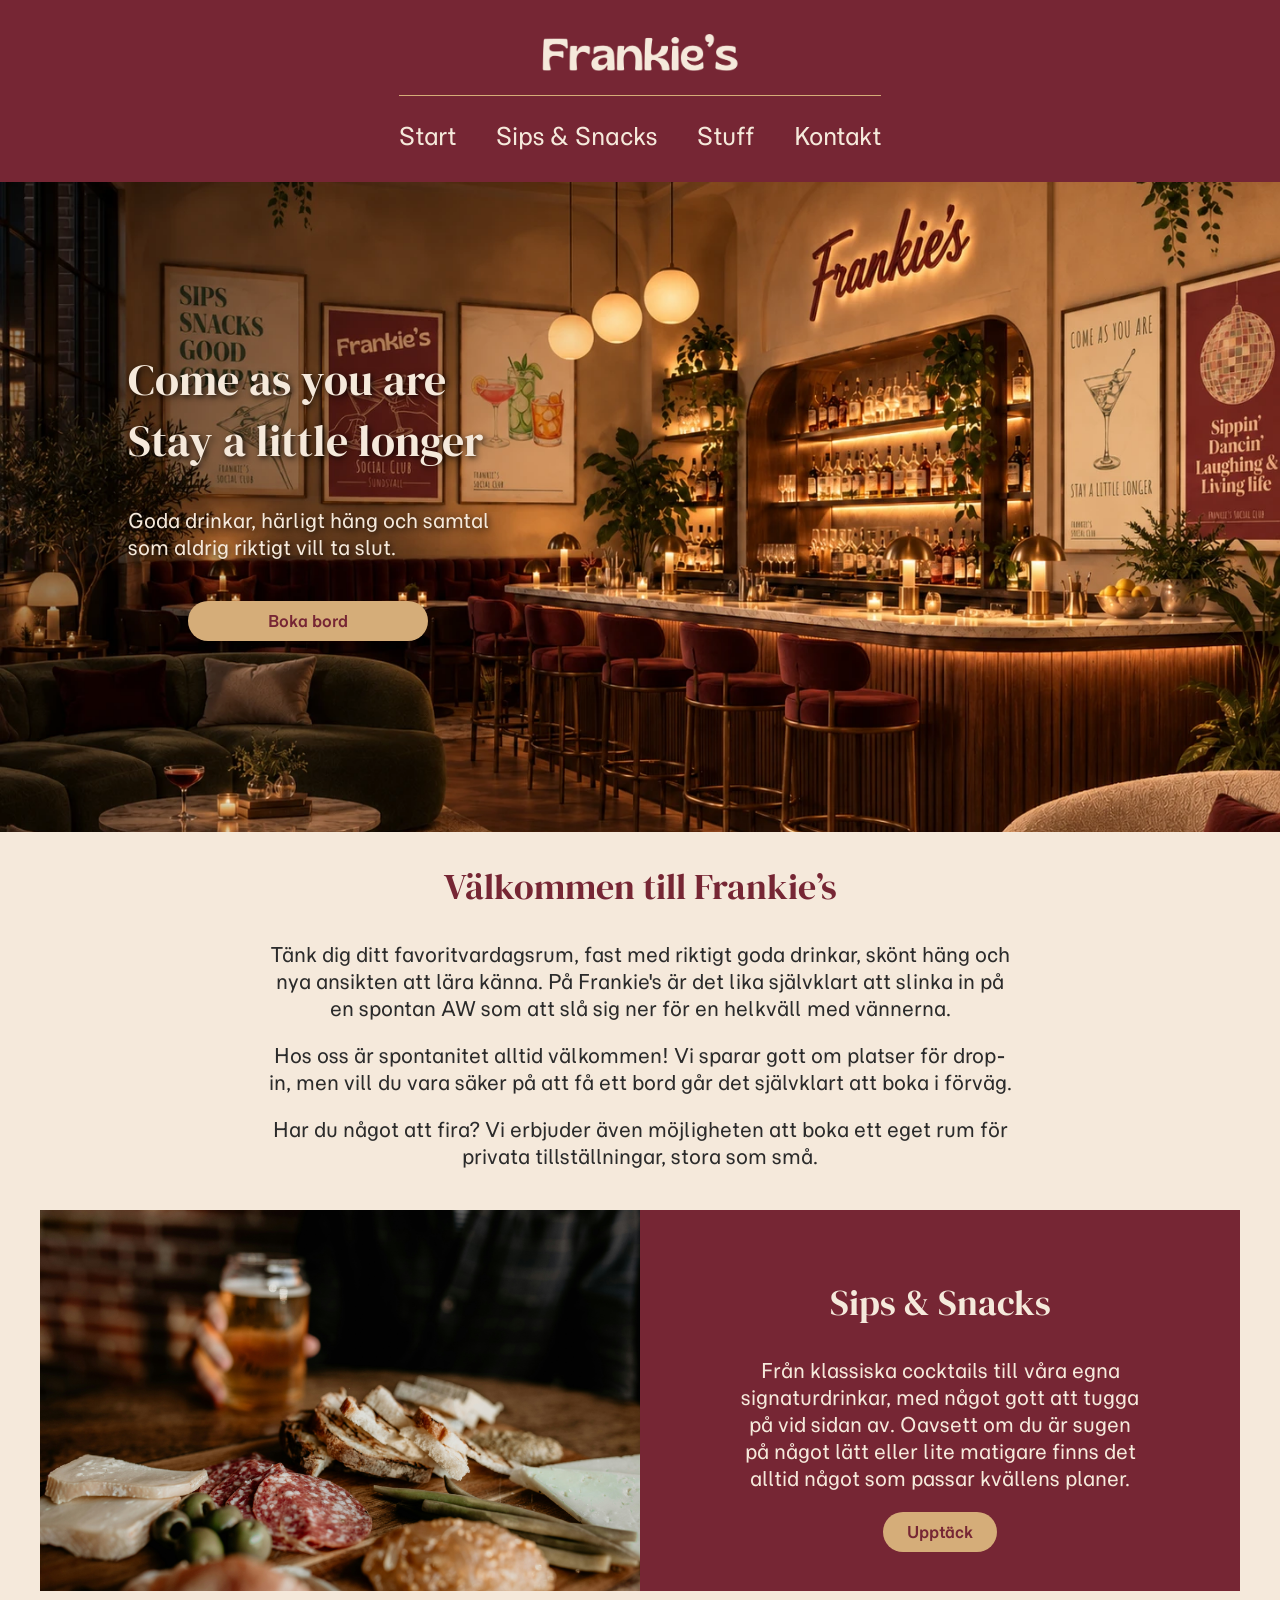
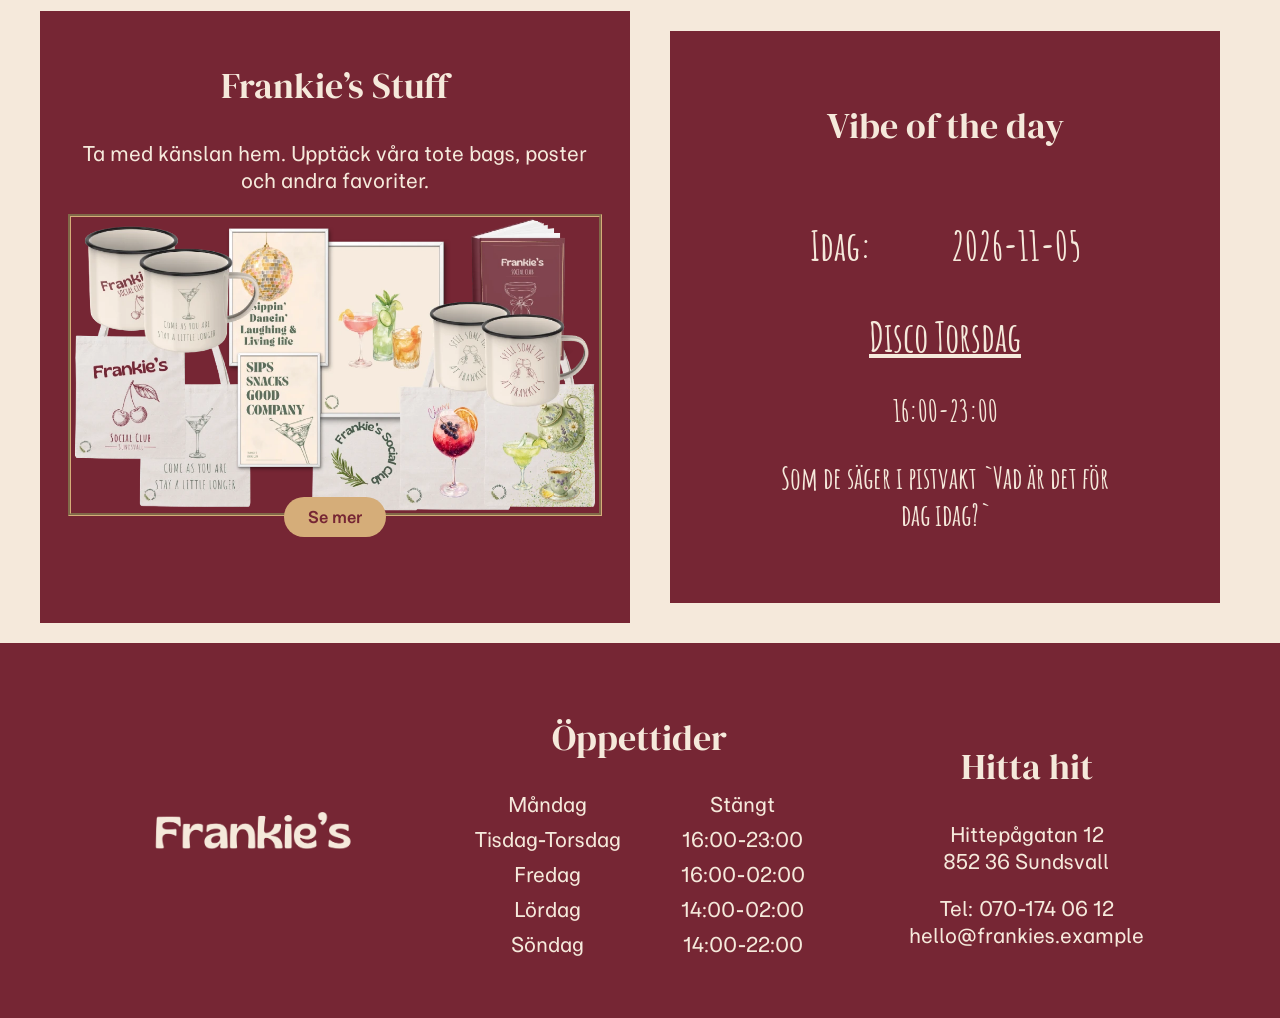
<file: index.html>
<!DOCTYPE html>
<html lang="sv">

<head>
    <meta charset="UTF-8">
    <meta name="viewport" content="width=device-width, initial-scale=1.0">

    <link href="https://fonts.googleapis.com/css2?family=DM+Serif+Display:ital@0;1&display=swap" rel="stylesheet">
    <link
        href="https://fonts.googleapis.com/css2?family=DM+Serif+Display:ital@0;1&family=Momo+Trust+Sans:wght@200..800&display=swap"
        rel="stylesheet">
    <link href="https://fonts.googleapis.com/css2?family=Cormorant+Garamond:ital,wght@1,300;1,400;1,500&display=swap"
        rel="stylesheet">
    <link href="https://fonts.googleapis.com/css2?family=Amatic+SC:wght@400;700&display=swap" rel="stylesheet">

    <link rel="Stylesheet" href="css/style.css">
    <script src="js/main.js" defer></script>
    <title>Frankie's</title>
</head>

<body>
    <header>
        <!-- Logotyp men inbyggd länk till startsida-->
        <a href="index.html" class="logo">
            <img src="images/frankies_logo.png" alt="logotyp">
        </a>

        <!-- Navigation/Meny -->
        <button class="menu-toggle">☰</button>
        <nav class="menu">
            <ul>
                <li><a href="index.html">Start</a></li>
                <li><a href="menu.html">Sips & Snacks</a></li>
                <!--             --- Under utveckling ---  
                   <li><a href="event.html">Event</a></li> -->
                <li><a href="merch.html">Stuff</a></li>
                <li><a href="contact.html">Kontakt</a></li>
            </ul>
        </nav>
    </header>

    <main>
        <!-- Hero-sektion m bild,rubrik,text och knapp till kontaktsida-->
        <section class="hero">
            <img src="images/hero.webp"
                alt="Frankie's cocktailbar med varm belysning, sammetsmöbler och en inbjudande loungemiljö">

            <div class="hero-text">
                <h1>
                    Come as you are
                    <br>
                    <span>Stay a little longer</span>
                </h1>
                <p>Goda drinkar, härligt häng och samtal som
                    aldrig riktigt vill ta slut.
                </p>
                <a href="contact.html" class="button">Boka bord</a>
            </div>
        </section>

        <div class="index-content">
            <section class="intro">
                <h2>Välkommen till Frankie’s</h2>
                <p>
                    Tänk dig ditt favoritvardagsrum, fast med riktigt goda drinkar,
                    skönt häng och nya ansikten att lära känna. På Frankie's är det
                    lika självklart att slinka in på en spontan AW som att slå sig ner
                    för en helkväll med vännerna.
                </p>
                <p>
                    Hos oss är spontanitet alltid välkommen! Vi sparar gott om platser
                    för drop-in, men vill du vara säker på att få ett bord går det
                    självklart att boka i förväg.
                </p>
                <p>
                    Har du något att fira? Vi erbjuder även möjligheten att boka ett eget
                    rum för privata tillställningar, stora som små.
                </p>
            </section>

            <section class="sips-snacks">
                <img src="images/snacks.webp" alt="Snacksbricka">
                <div class="sips-content">
                    <h2>Sips & Snacks</h2>
                    <p>
                        Från klassiska cocktails till våra egna signaturdrinkar, med något gott
                        att tugga på vid sidan av. Oavsett om du är sugen på något lätt eller lite
                        matigare finns det alltid något som passar kvällens planer.
                    </p>
                    <a href="menu.html" class="button">Upptäck</a>
                </div>
            </section>

            <section class="events-preview">
                <h2>Vibe of the day</h2>
                <div class="accent-text">
                    <div id="today">
                        <p>Idag: </p>
                        <span>2026-11-05</span>
                    </div>

                    <p class="event-name">Disco Torsdag</p>
                    <p>16:00-23:00</p>
                    <p>Som de säger i pistvakt `Vad är det för dag idag?`</p>
                </div>
                <!--  <a href="event.html" class="button">Kommande event</a> -->
            </section>

            <section class="merch-preview">
                <h2>Frankie’s Stuff</h2>
                <p>Ta med känslan hem. Upptäck våra tote bags, poster och andra favoriter.</p>
                <img src="images/merch.webp" alt="Merch kollage med muggar,posters, tygpåsar och receptbok">
                <a href="merch.html" class="button">Se mer</a>
            </section>
        </div>
    </main>

    <footer>
        <img src="images/frankies_logo.png" alt="logotyp">
        <div class="opening-hours">
            <h2>Öppettider</h2>
            <dl>
                <dt>Måndag</dt>
                <dd>Stängt</dd>

                <dt>Tisdag-Torsdag</dt>
                <dd>16:00-23:00</dd>

                <dt>Fredag</dt>
                <dd>16:00-02:00</dd>

                <dt>Lördag</dt>
                <dd>14:00-02:00</dd>

                <dt>Söndag</dt>
                <dd>14:00-22:00</dd>
            </dl>
        </div>
        <div class="adress">
            <h2>Hitta hit</h2>
            <p>
                Hittepågatan 12<br>
                852 36 Sundsvall
            </p>
            <a href="tel:+46701740612">Tel: 070-174 06 12</a>
            <br>
            <a href="mailto:hello@frankies.example">hello@frankies.example</a>
        </div>
    </footer>
</body>

</html>
</file>
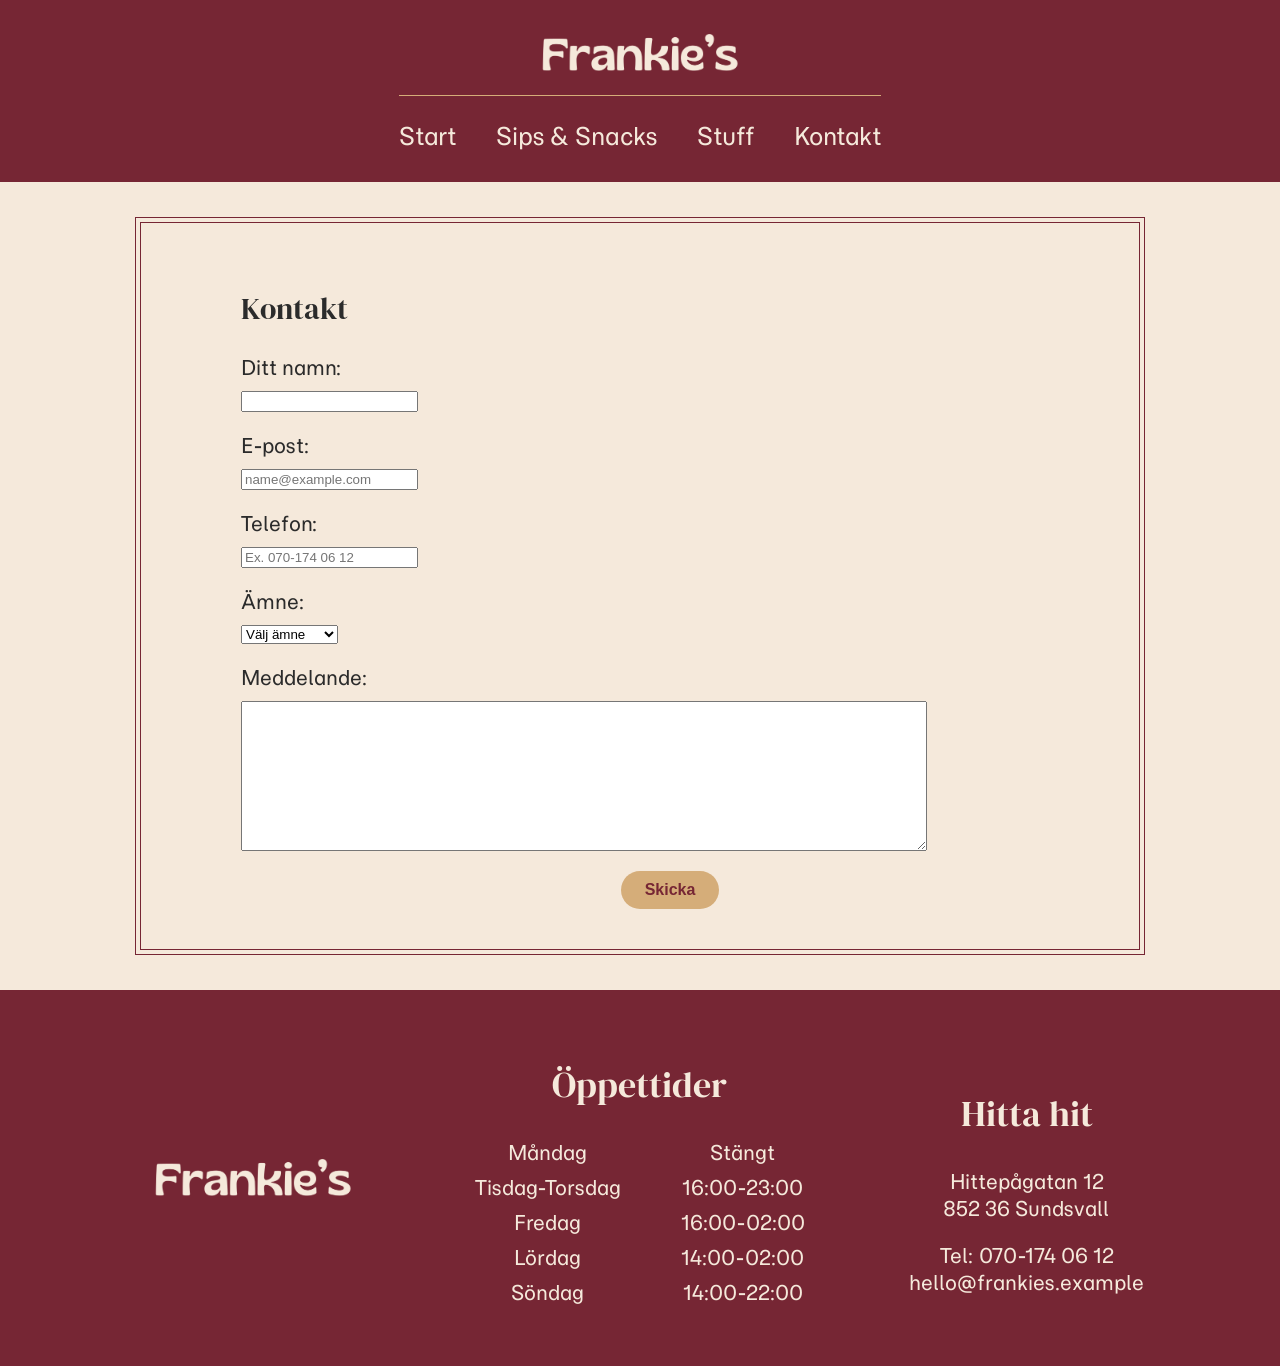
<file: contact.html>
<!DOCTYPE html>
<html lang="sv">

<head>
    <meta charset="UTF-8">
    <meta name="viewport" content="width=device-width, initial-scale=1.0">

    <link href="https://fonts.googleapis.com/css2?family=DM+Serif+Display:ital@0;1&display=swap" rel="stylesheet">
    <link
        href="https://fonts.googleapis.com/css2?family=DM+Serif+Display:ital@0;1&family=Momo+Trust+Sans:wght@200..800&display=swap"
        rel="stylesheet">

    <link rel="Stylesheet" href="css/style.css">
    <script src="js/main.js" defer></script>
    <script src="js/contact.js" defer></script>
    <title>Frankie's</title>
</head>

<body>
    <header>
        <!-- Logotyp men inbyggd länk till startsida-->
        <a href="index.html" class="logo">
            <img src="images/frankies_logo.png" alt="logotyp">
        </a>

        <!-- Navigation/Meny -->
        <button class="menu-toggle">☰</button>
        <nav class="menu">
            <ul>
                <li><a href="index.html">Start</a></li>
                <li><a href="menu.html">Sips & Snacks</a></li>
<!--             --- Under utveckling ---  
                   <li><a href="event.html">Event</a></li> -->
                <li><a href="merch.html">Stuff</a></li>
                <li><a href="contact.html">Kontakt</a></li>
            </ul>
        </nav>
    </header>

    <main class="contact-page">
        <!--Huvudinnehåll: Kontaktsida- kontaktformulär och länk till email-->
        <div id="confirmation"></div>
        <section class="contact-form">
            <h1>Kontakt</h1>
        

            <form id="contactForm">
                <label for="name">Ditt namn:</label>
                <input type="text" id="name" name="name">
                <p id="nameError" class="error-message"></p>

                <label for="email">E-post:</label>
                <input type="email" id="email" name="email" placeholder="name@example.com">
                <p id="emailError" class="error-message"></p>

                <label for="phone">Telefon:</label>
                <input type="tel" id="phone" name="phone" placeholder="Ex. 070-174 06 12">
                <p id="phoneError" class="error-message"></p>

                <label for="subject">Ämne:</label>
                <select id="subject" name="subject">
                    <option value="">Välj ämne</option>
                    <option value="table">Boka bord</option>
                    <option value="room">Boka rum</option>
                    <option value="other">Allmän fråga</option>
                </select>

                <p id="subjectError" class="error-message"></p>

                <p id="timeInfo" class="hidden">Bordsbokning kl. 17–20. 
                    Övriga tider gäller drop-in i mån av plats.
                </p>

                <div id="bookingFields" class="hidden">
                    <label for="date">Önskat datum:</label>
                    <input type="date" id="date" name="date">
                    <p id="dateError" class="error-message"></p>

                    <label for="guests">Antal personer:</label>
                    <input type="number" id="guests" name="guests">
                    <p id="guestsError" class="error-message"></p>
                </div>

                <div id="timeField" class="hidden">
                    <label for="time">Önskad tid:</label>
                    <select id="time" name="time">
                        <option value="">Välj tid</option>
                        <option value="17:00">17:00</option>
                        <option value="17:30">17:30</option>
                        <option value="18:00">18:00</option>
                        <option value="18:30">18:30</option>
                        <option value="19:00">19:00</option>
                        <option value="19:30">19:30</option>
                        <option value="20:00">20:00</option>

                    </select>
                    <p id="timeError" class="error-message"></p>
                </div>

                <label for="message">Meddelande:</label>
                <p id="eventInfo" class="hidden">Uppge önskad starttid och berätta gärna mer 
                    om din tillställning i meddelandet nedan.
                </p>
                <textarea id="message" name="message"></textarea>
                <p id="messageError" class="error-message"></p>

                <button type="submit" class="button">Skicka</button>
            </form>
        </section>
    </main>

    <footer>
        <img src="images/frankies_logo.png" alt="logotyp">

        <div class="opening-hours">
            <h2>Öppettider</h2>
            <dl>
                <dt>Måndag</dt>
                <dd>Stängt</dd>

                <dt>Tisdag-Torsdag</dt>
                <dd>16:00-23:00</dd>

                <dt>Fredag</dt>
                <dd>16:00-02:00</dd>

                <dt>Lördag</dt>
                <dd>14:00-02:00</dd>

                <dt>Söndag</dt>
                <dd>14:00-22:00</dd>
            </dl>
        </div>
        <div class="adress">
            <h2>Hitta hit</h2>
            <p>
                Hittepågatan 12<br>
                852 36 Sundsvall
            </p>
            <a href="tel:+46701740612">Tel: 070-174 06 12</a>
            <br>
            <a href="mailto:hello@frankies.example">hello@frankies.example</a>
        </div>
    </footer>
</body>

</html>
</file>
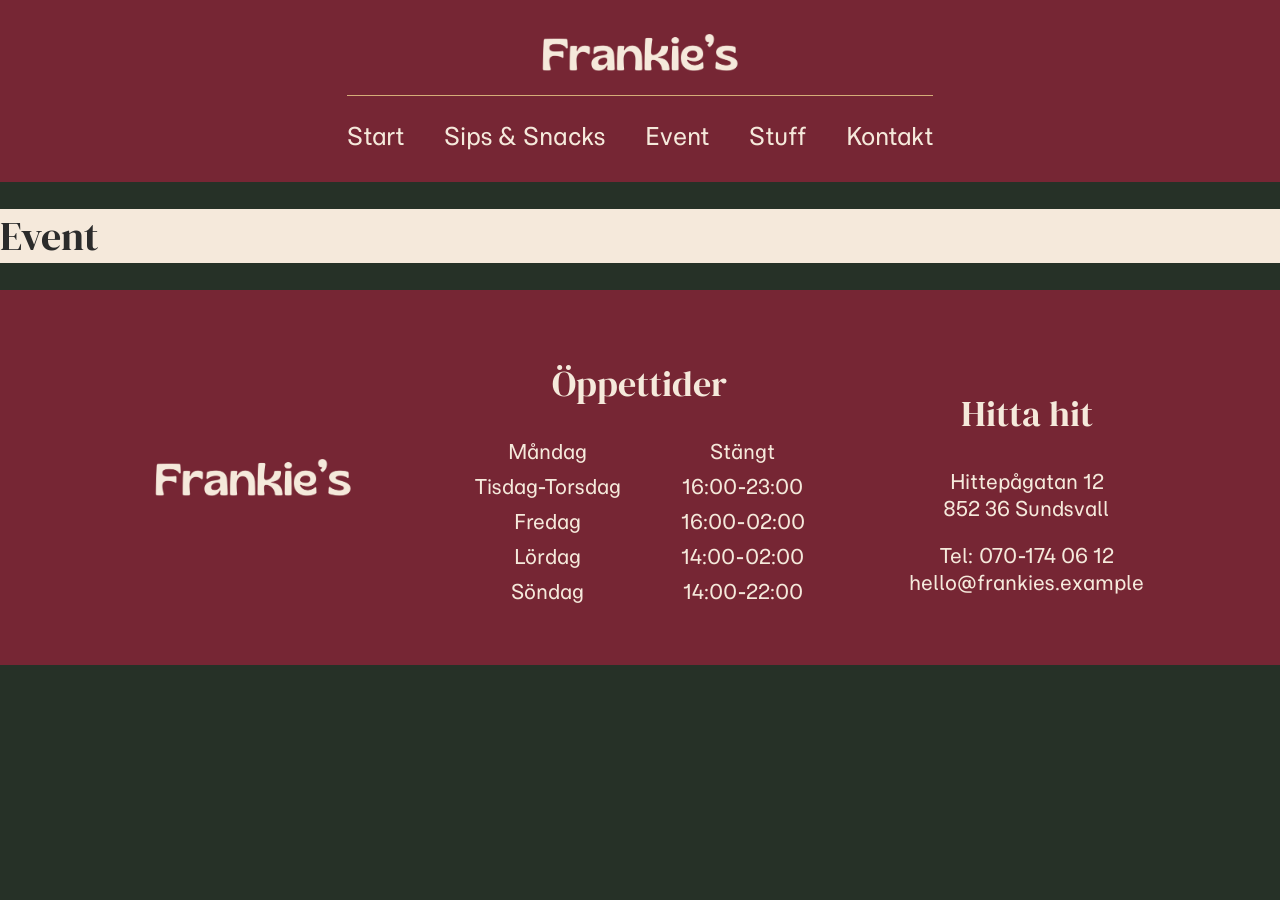
<file: event.html>
<!DOCTYPE html>
<html lang="sv">

<head>
    <meta charset="UTF-8">
    <meta name="viewport" content="width=device-width, initial-scale=1.0">

    <link href="https://fonts.googleapis.com/css2?family=DM+Serif+Display:ital@0;1&display=swap" rel="stylesheet">
    <link
        href="https://fonts.googleapis.com/css2?family=DM+Serif+Display:ital@0;1&family=Momo+Trust+Sans:wght@200..800&display=swap"
        rel="stylesheet">

    <link rel="Stylesheet" href="css/style.css">
    <script src="js/main.js" defer></script>
    <title>Frankie's</title>
</head>

<body>
    <header>
        <!-- Logotyp men inbyggd länk till startsida-->
        <a href="index.html" class="logo">
            <img src="images/frankies_logo.png" alt="logotyp">
        </a>

        <!-- Navigation/Meny -->
        <button class="menu-toggle">☰</button>
        <nav class="menu">
            <ul>
                <li><a href="index.html">Start</a></li>
                <li><a href="menu.html">Sips & Snacks</a></li>
                <li><a href="event.html">Event</a></li>
                <li><a href="merch.html">Stuff</a></li>
                <li><a href="contact.html">Kontakt</a></li>
            </ul>
        </nav>
    </header>

    <main>
       <h1>Event</h1>



        
    </main>

    <footer>
        <img src="images/frankies_logo.png" alt="logotyp">

        <div class="opening-hours">
            <h2>Öppettider</h2>
            <dl>
                <dt>Måndag</dt>
                <dd>Stängt</dd>

                <dt>Tisdag-Torsdag</dt>
                <dd>16:00-23:00</dd>

                <dt>Fredag</dt>
                <dd>16:00-02:00</dd>

                <dt>Lördag</dt>
                <dd>14:00-02:00</dd>

                <dt>Söndag</dt>
                <dd>14:00-22:00</dd>
            </dl>
        </div>
        <div class="adress">
            <h2>Hitta hit</h2>
            <p>
                Hittepågatan 12<br>
                852 36 Sundsvall
            </p>
            <a href="tel:+46701740612">Tel: 070-174 06 12</a>
            <br>
            <a href="mailto:hello@frankies.example">hello@frankies.example</a>
        </div>
    </footer>
</body>

</html>
</file>
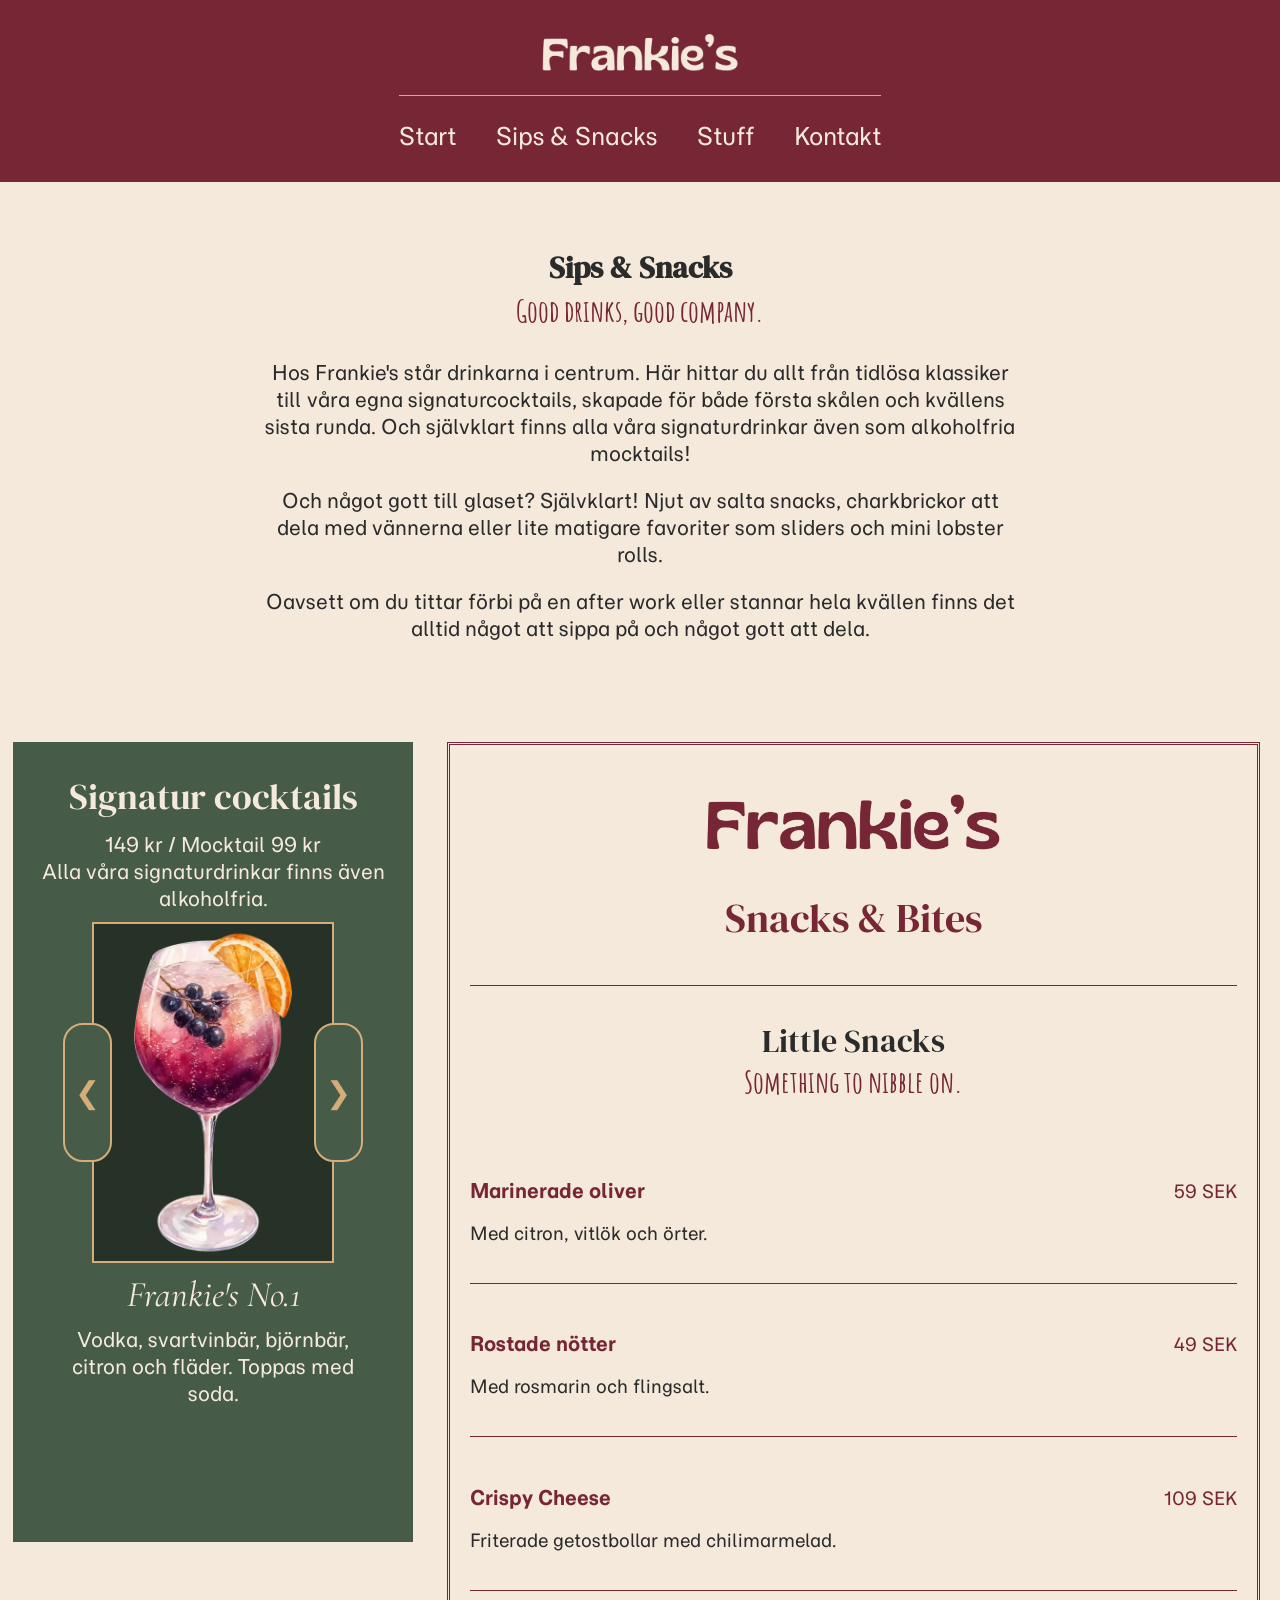
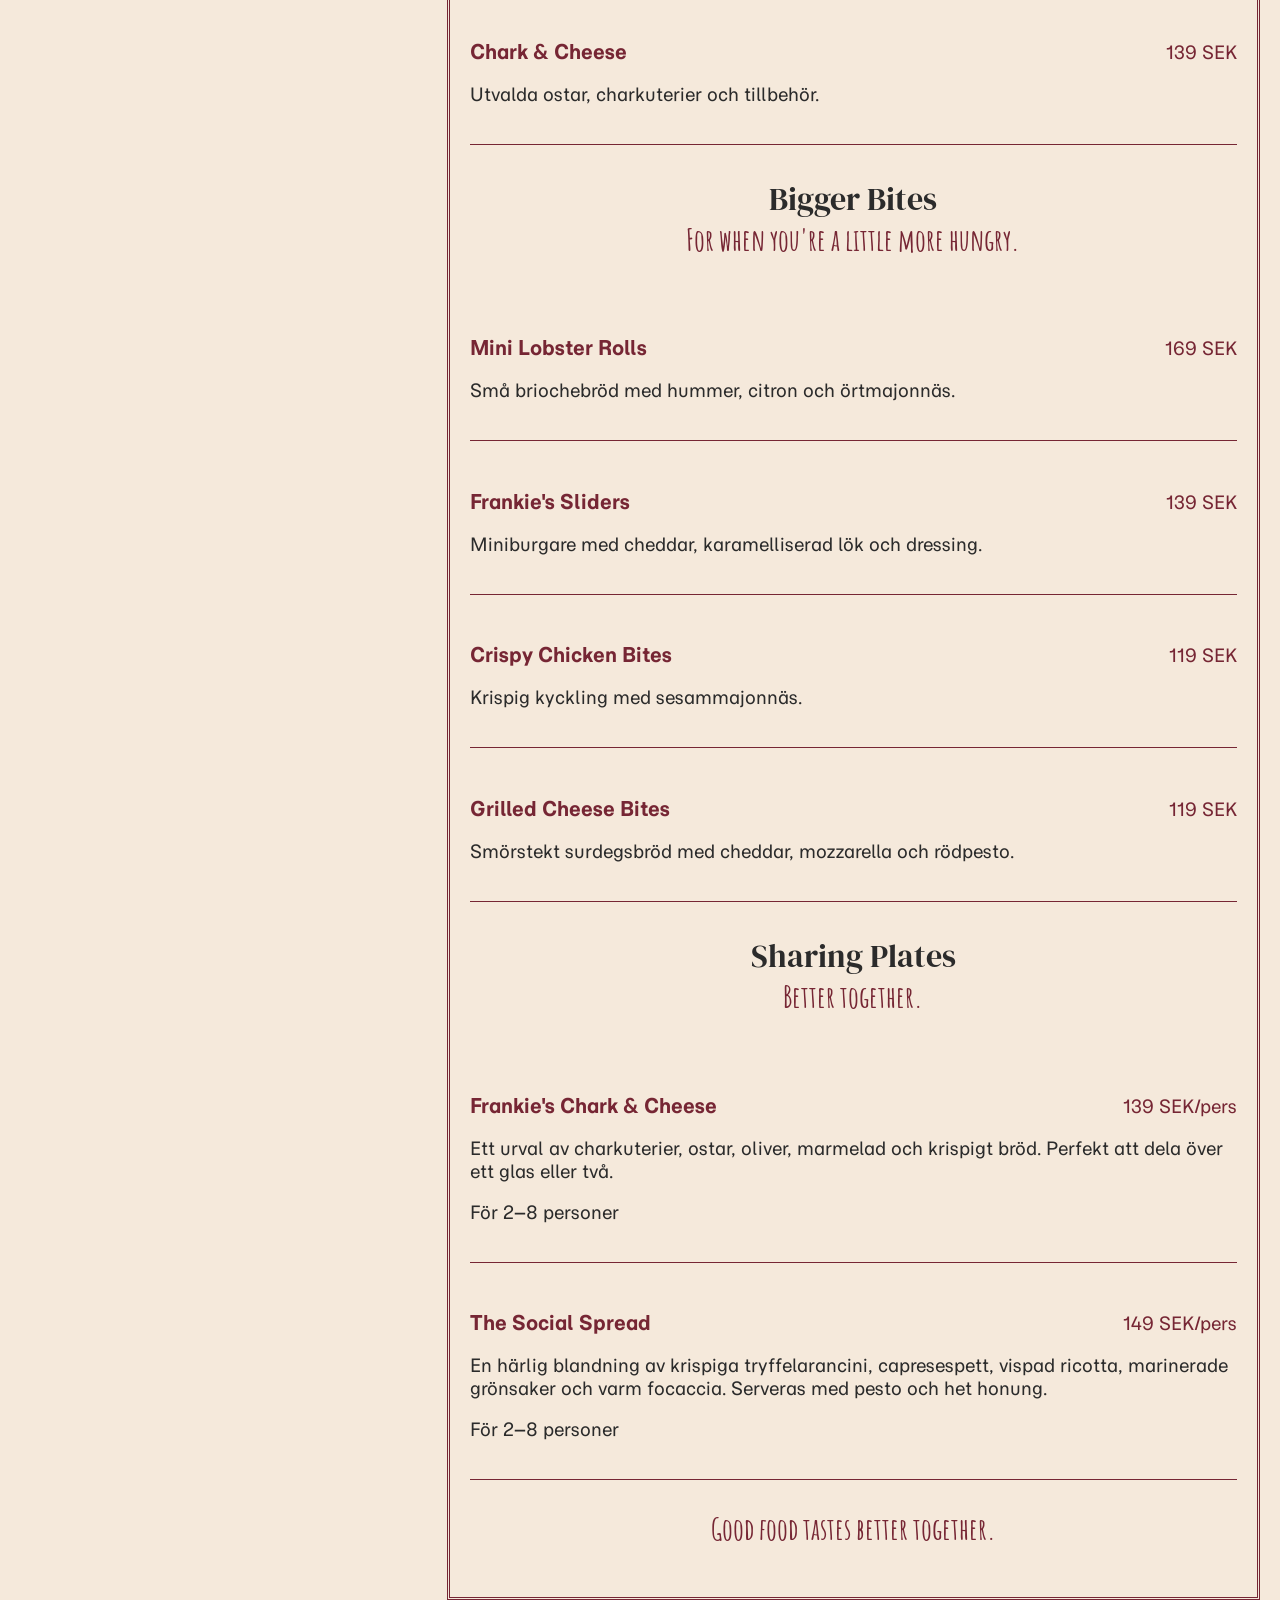
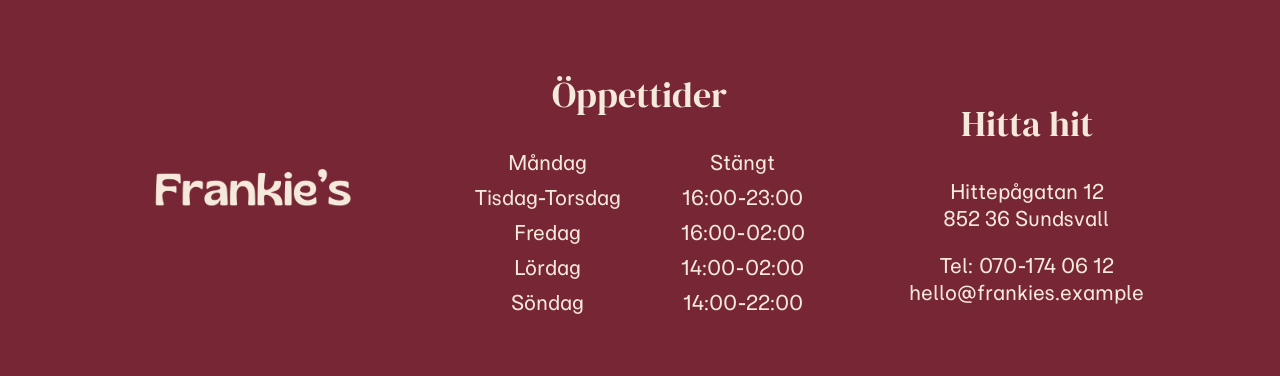
<file: menu.html>
<!DOCTYPE html>
<html lang="sv">

<head>
    <meta charset="UTF-8">
    <meta name="viewport" content="width=device-width, initial-scale=1.0">

    <link
        href="https://fonts.googleapis.com/css2?family=DM+Serif+Display:ital@0;1&family=Momo+Trust+Sans:wght@200..800&display=swap"
        rel="stylesheet">
    <link href="https://fonts.googleapis.com/css2?family=Cormorant+Garamond:ital,wght@1,300;1,400;1,500&display=swap"
        rel="stylesheet">
    <link href="https://fonts.googleapis.com/css2?family=Amatic+SC:wght@400;700&display=swap" rel="stylesheet">

    <link rel="Stylesheet" href="css/style.css">
    <script src="js/main.js" defer></script>
    <title>Frankie's</title>
</head>

<body>
    <header>
        <!-- Logotyp men inbyggd länk till startsida-->
        <a href="index.html" class="logo">
            <img src="images/frankies_logo.png" alt="logotyp">
        </a>

        <!-- Navigation/Meny -->
        <button class="menu-toggle">☰</button>
        <nav class="menu">
            <ul>
                <li><a href="index.html">Start</a></li>
                <li><a href="menu.html">Sips & Snacks</a></li>
<!--             --- Under utveckling ---  
                   <li><a href="event.html">Event</a></li> -->
                <li><a href="merch.html">Stuff</a></li>
                <li><a href="contact.html">Kontakt</a></li>
            </ul>
        </nav>
    </header>

    <main class="menu-page">
        <section class="menu-intro">
            <h1>Sips & Snacks</h1>
            <p class="accent-text">Good drinks, good company.</p>
            <p>
                Hos Frankie's står drinkarna i centrum. Här hittar du allt från tidlösa
                klassiker till våra egna signaturcocktails, skapade för både första skålen
                och kvällens sista runda. Och självklart finns alla våra signaturdrinkar
                även som alkoholfria mocktails!
            </p>
            <p>
                Och något gott till glaset? Självklart! Njut av salta snacks, charkbrickor att
                dela med vännerna eller lite matigare favoriter som sliders och mini lobster rolls.
            </p>
            <p>
                Oavsett om du tittar förbi på en after work eller stannar hela kvällen finns det
                alltid något att sippa på och något gott att dela.
            </p>
        </section>


        <article id="drinks" class="carousel">
            <h2>Signatur cocktails</h2>
            <p>149 kr / Mocktail 99 kr</p>
            <p>Alla våra signaturdrinkar finns även alkoholfria.</p>

            <div class="carousel-content">
                <button class="prev" type="button">❮</button>
                <img src="images/drinks/1.webp" alt="En av Frankie's signatur cocktails">
                <button class="next" type="button">❯</button>
            </div>
            <p class="carousel-name"></p>
            <p class="carousel-description"></p>
        </article>


        <section class="snacks-bites">
            <img src="images/frankies_logo_red.png" alt="logotyp">
            <h2>Snacks & Bites</h2>

            <div class="menu-category-header">
                <h3>Little Snacks</h3>
                <p class="accent-text">Something to nibble on.</p>
            </div>

            <article class="menu-item">
                <div class="menu-item-header">
                    <h4>Marinerade oliver</h4>
                    <span>59 SEK</span>
                </div>
                <p>Med citron, vitlök och örter.</p>
            </article>

            <article class="menu-item">
                <div class="menu-item-header">
                    <h4>Rostade nötter</h4>
                    <span>49 SEK</span>
                </div>
                <p>Med rosmarin och flingsalt.</p>
            </article>

            <article class="menu-item">
                <div class="menu-item-header">
                    <h4>Crispy Cheese</h4>
                    <span>109 SEK</span>
                </div>
                <p>Friterade getostbollar med chilimarmelad.</p>
            </article>

            <article class="menu-item">
                <div class="menu-item-header">
                    <h4>Chark & Cheese</h4>
                    <span>139 SEK</span>
                </div>
                <p>Utvalda ostar, charkuterier och tillbehör.</p>
            </article>

            <div class="menu-category-header">
                <h3>Bigger Bites</h3>
                <p class="accent-text">For when you're a little more hungry.</p>
            </div>

            <article class="menu-item">
                <div class="menu-item-header">
                    <h4>Mini Lobster Rolls</h4>
                    <span>169 SEK</span>
                </div>
                <p>Små briochebröd med hummer, citron och örtmajonnäs.</p>
            </article>

            <article class="menu-item">
                <div class="menu-item-header">
                    <h4>Frankie's Sliders</h4>
                    <span>139 SEK</span>
                </div>
                <p>Miniburgare med cheddar, karamelliserad lök och dressing.</p>
            </article>

            <article class="menu-item">
                <div class="menu-item-header">
                    <h4>Crispy Chicken Bites</h4>
                    <span>119 SEK</span>
                </div>
                <p>Krispig kyckling med sesammajonnäs.</p>
            </article>

            <article class="menu-item">
                <div class="menu-item-header">
                    <h4>Grilled Cheese Bites</h4>
                    <span>119 SEK</span>
                </div>
                <p>Smörstekt surdegsbröd med cheddar, mozzarella och rödpesto.</p>
            </article>

            <div class="menu-category-header">
                <h3>Sharing Plates</h3>
                <p class="accent-text">Better together.</p>
            </div>

            <article class="menu-item">
                <div class="menu-item-header">
                    <h4>Frankie's Chark & Cheese</h4>
                    <span>139 SEK/pers</span>
                </div>
                <p>
                    Ett urval av charkuterier, ostar, oliver, marmelad och krispigt bröd.
                    Perfekt att dela över ett glas eller två.
                </p>
                <p>För 2–8 personer</p>
            </article>

            <article class="menu-item">
                <div class="menu-item-header">
                    <h4>The Social Spread</h4>
                    <span>149 SEK/pers</span>
                </div>
                <p>
                    En härlig blandning av krispiga tryffelarancini, capresespett,
                    vispad ricotta, marinerade grönsaker och varm focaccia.
                    Serveras med pesto och het honung.
                </p>
                <p>För 2–8 personer</p>
            </article>
            <p class="accent-text">Good food tastes better together.</p>
        </section>
    </main>

    <footer>
        <img src="images/frankies_logo.png" alt="logotyp">

        <div class="opening-hours">
            <h2>Öppettider</h2>
            <dl>
                <dt>Måndag</dt>
                <dd>Stängt</dd>

                <dt>Tisdag-Torsdag</dt>
                <dd>16:00-23:00</dd>

                <dt>Fredag</dt>
                <dd>16:00-02:00</dd>

                <dt>Lördag</dt>
                <dd>14:00-02:00</dd>

                <dt>Söndag</dt>
                <dd>14:00-22:00</dd>
            </dl>
        </div>
        <div class="adress">
            <h2>Hitta hit</h2>
            <p>
                Hittepågatan 12<br>
                852 36 Sundsvall
            </p>
            <a href="tel:+46701740612">Tel: 070-174 06 12</a>
            <br>
            <a href="mailto:hello@frankies.example">hello@frankies.example</a>
        </div>
    </footer>
</body>

</html>
</file>
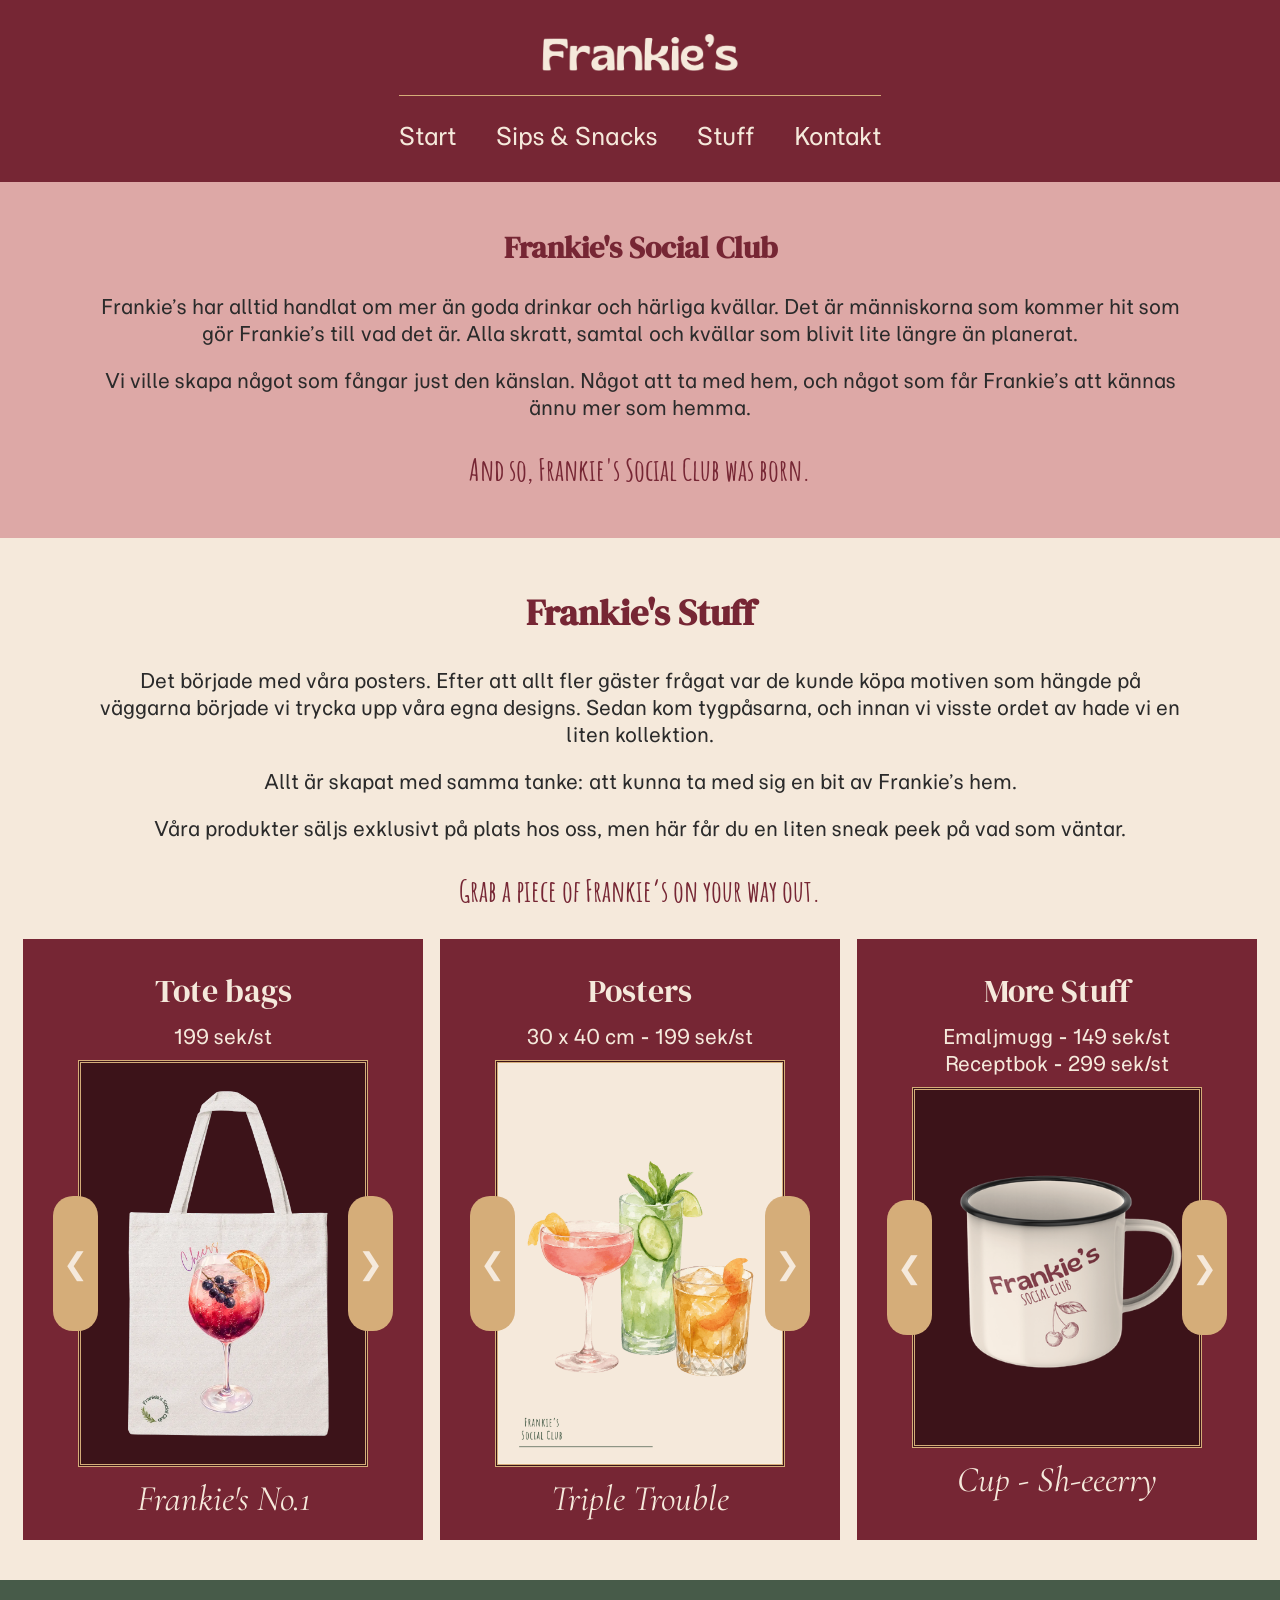
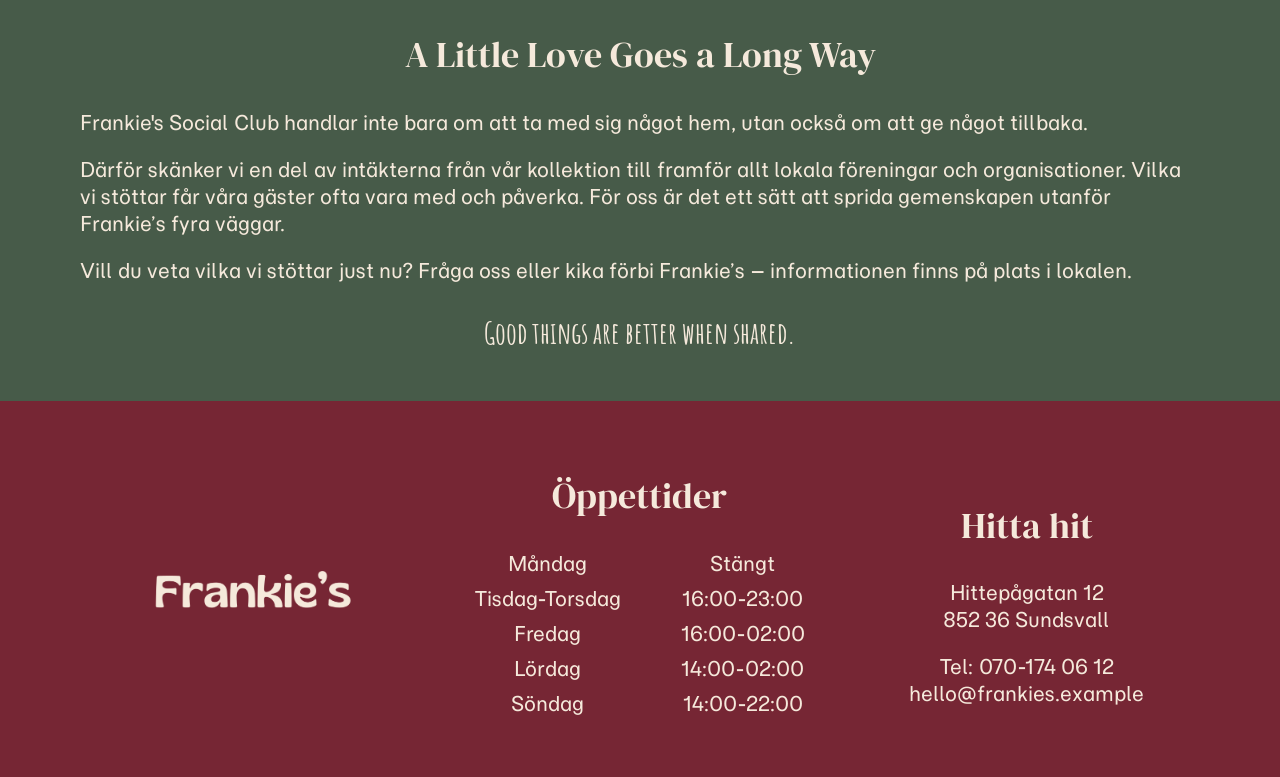
<file: merch.html>
<!DOCTYPE html>
<html lang="sv">

<head>
    <meta charset="UTF-8">
    <meta name="viewport" content="width=device-width, initial-scale=1.0">

    <link href="https://fonts.googleapis.com/css2?family=DM+Serif+Display:ital@0;1&display=swap" rel="stylesheet">
    <link
        href="https://fonts.googleapis.com/css2?family=DM+Serif+Display:ital@0;1&family=Momo+Trust+Sans:wght@200..800&display=swap"
        rel="stylesheet">
    <link href="https://fonts.googleapis.com/css2?family=Cormorant+Garamond:ital,wght@1,300;1,400;1,500&display=swap"
        rel="stylesheet">
    <link href="https://fonts.googleapis.com/css2?family=Amatic+SC:wght@400;700&display=swap" rel="stylesheet">

    <link rel="Stylesheet" href="css/style.css">
    <script src="js/main.js" defer></script>
    <title>Frankie's</title>
</head>

<body>
    <header>
        <!-- Logotyp men inbyggd länk till startsida-->
        <a href="index.html" class="logo">
            <img src="images/frankies_logo.png" alt="logotyp">
        </a>

        <!-- Navigation/Meny -->
        <button class="menu-toggle">☰</button>
        <nav class="menu">
            <ul>
                <li><a href="index.html">Start</a></li>
                <li><a href="menu.html">Sips & Snacks</a></li>
<!--             --- Under utveckling ---  
                   <li><a href="event.html">Event</a></li> -->
                <li><a href="merch.html">Stuff</a></li>
                <li><a href="contact.html">Kontakt</a></li>
            </ul>
        </nav>
    </header>

    <main class="merch-page">
        <!-- Introduktion -->
        <section class="social-club-intro">
            <h1>Frankie's Social Club</h1>
            <p>
                Frankie’s har alltid handlat om mer än goda drinkar och härliga kvällar.
                Det är människorna som kommer hit som gör Frankie’s till vad det är.
                Alla skratt, samtal och kvällar som blivit lite längre än planerat.
            </p>
            <p>
                Vi ville skapa något som fångar just den känslan. Något att ta med hem,
                och något som får Frankie’s att kännas ännu mer som hemma.
            </p>
            <p class="accent-text">And so, Frankie's Social Club was born.</p>
        </section>

        <!-- Merch -->
        <section class="merch">
            <div class="merch-info">
                <h2>Frankie's Stuff</h2>
                <p>
                    Det började med våra posters. Efter att allt fler gäster frågat var de kunde
                    köpa motiven som hängde på väggarna började vi trycka upp våra egna designs.
                    Sedan kom tygpåsarna, och innan vi visste ordet av hade vi en liten kollektion.
                </p>
                <p>Allt är skapat med samma tanke: att kunna ta med sig en bit av Frankie’s hem.</p>
                <p>Våra produkter säljs exklusivt på plats hos oss, men här får du en liten sneak peek på vad som
                    väntar.
                </p>
                <p class="accent-text">Grab a piece of Frankie’s on your way out.</p>
            </div>

            <div class="merch-grid">
                <article id="totes" class="carousel">
                    <h3>Tote bags</h3>
                    <p>199 sek/st</p>
                    <div class="carousel-content">
                        <button class="prev" type="button">❮</button>
                        <img src="images/merch/tote/1.webp" alt="">
                        <button class="next" type="button">❯</button>
                    </div>
                    <p class="carousel-name"></p>
                </article>

                <article id="posters" class="carousel">
                    <h3>Posters</h3>
                    <p>30 x 40 cm - 199 sek/st </p>
                    <div class="carousel-content">
                        <button class="prev" type="button">❮</button>
                        <img src="images/merch/posters/1.png" alt="">
                        <button class="next" type="button">❯</button>
                    </div>
                    <p class="carousel-name"></p>
                </article>

                <article id="stuff" class="carousel">
                    <h3>More Stuff</h3>
                    <p>Emaljmugg - 149 sek/st</p>
                    <p>Receptbok - 299 sek/st</p>
                    <div class="carousel-content">
                        <button class="prev" type="button">❮</button>
                        <img src="images/merch/stuff/1.png" alt="">
                        <button class="next" type="button">❯</button>
                    </div>
                    <p class="carousel-name"></p>
                </article>
            </div>
        </section>

        <!-- Välgörenhet -->
        <section class="charity">
            <h2>A Little Love Goes a Long Way</h2>
            <p>
                Frankie's Social Club handlar inte bara om att ta med sig
                något hem, utan också om att ge något tillbaka.
            </p>
            <p>
                Därför skänker vi en del av intäkterna från vår kollektion till framför allt lokala föreningar
                och organisationer. Vilka vi stöttar får våra gäster ofta vara med och påverka. För oss är det
                ett sätt att sprida gemenskapen utanför Frankie’s fyra väggar.
            </p>
            <p>
                Vill du veta vilka vi stöttar just nu? Fråga oss eller kika förbi Frankie’s – informationen finns på
                plats i lokalen.
            </p>
            <p class="accent-text">Good things are better when shared.</p>
        </section>
    </main>

    <footer>
        <img src="images/frankies_logo.png" alt="logotyp">

        <div class="opening-hours">
            <h2>Öppettider</h2>
            <dl>
                <dt>Måndag</dt>
                <dd>Stängt</dd>

                <dt>Tisdag-Torsdag</dt>
                <dd>16:00-23:00</dd>

                <dt>Fredag</dt>
                <dd>16:00-02:00</dd>

                <dt>Lördag</dt>
                <dd>14:00-02:00</dd>

                <dt>Söndag</dt>
                <dd>14:00-22:00</dd>
            </dl>
        </div>
        <div class="adress">
            <h2>Hitta hit</h2>
            <p>
                Hittepågatan 12<br>
                852 36 Sundsvall
            </p>
            <a href="tel:+46701740612">Tel: 070-174 06 12</a>
            <br>
            <a href="mailto:hello@frankies.example">hello@frankies.example</a>
        </div>
    </footer>
</body>

</html>
</file>
<file: css/style.css>
/* 
    --- 1. Variabler --- 
*/

:root {
    /* Huvudfärger */
    --primary-color: #762634;
    --secondary-color: #f5e9db;
    --accent-color: #d5ad79;

    /* Kompletterande färger */
    --green-color: #475b49;
    --dark-green-color: #263127;
    --dark-red-color: #3c1319;
    --pink-color: #dda8a6;

    /* Text */
    --dark-text-color: #2b2b2b;
}

/* 
    --- 2. Grundregler --- 
*/

* {
    box-sizing: border-box;
}

body {
    margin: 0;
    background-color: var(--secondary-color);
    color: var(--dark-text-color);
    font-family: "Momo Trust Sans", sans-serif;
    font-size: 1rem;
}

h1, h2, h3 {
    font-family: "DM Serif Display", serif;
    font-weight: 400;
}

h2 {
    font-size: 1.8rem;
    text-align: center;
}

.accent-text {
    color: var(--primary-color);
    font-family: "Amatic SC", cursive;
    font-size: 1.5rem;
    font-weight: 600;
    text-align: center;
}

a {
    color: inherit;
    text-decoration: none;
}



/* 
    --- 3. Header och navigation --- 
*/

header {
    background-color: var(--primary-color);
    padding: 1.5rem;

    display: grid;
    grid-template-columns: 1fr auto 1fr;
    align-items: center;
    position: relative;
    z-index: 10;
}

.logo {
    grid-column: 2;
    justify-self: center;
}

.logo img {
    display: block; 
    width: 200px; 
    max-width: 100%;
    height: auto;
}

/* Hamburgemeny */
.menu-toggle {
    grid-column: 3;
    justify-self: center;
    border: none;
    background-color: transparent;
    color: var(--secondary-color);
    cursor: pointer;
    font-size: 30px;
}

.menu {
    position: absolute;
    top: 100%;
    width: 90%;
    justify-self: center;
    text-align: center;
    

    max-height: 0;
    overflow: hidden;

    background-color: var(--secondary-color);
    box-shadow: 0 4px 12px rgba(0, 0, 0, 0.2);
    transition: max-height 0.3s ease-out;
}

/* Visar meny när klassen open läggs till */
.menu.open {
    max-height: 500px;
    transition: max-height 1.5s ease-out;
}

.menu ul {
    list-style: none;
    padding: 0;
    font-size: 1.2rem;
    color: var(--primary-color);
}

.menu li {
    padding-bottom: 1rem;
}

.menu a:hover {
    text-decoration: underline;
}


/* 
    --- 4. Gemensamma komponenter --- 
*/


.hidden {
    display: none; 
}

/* Knappar */
.button {
    display: block;
    width: fit-content;
    margin: 0 auto;
    background-color: var(--accent-color);
    color: var(--primary-color);
    border: none;
    border-radius: 20px;
    padding: 0.5rem 1.2rem;
    font-weight: 600;
    font-size: 0.8rem;
}

/* Bildkarusell */
.carousel {
    background-color: var(--primary-color);
    margin: 0 auto;
    padding-bottom: 1rem;
    margin-bottom: 1rem;
    width: 100%;
    max-width: 400px;
    max-height: 800px;
}

.carousel h2,
.carousel h3 {
    margin: 0;
    padding: 1.5rem 0 0.5rem;
}



.carousel p {
    margin: 0;
    color: var(--secondary-color);
}

.carousel-content {
    display: grid;
    grid-template-columns: auto 1fr auto;
    align-items: center;
    gap: 1rem;
    padding: 0.5rem;
}

.carousel img {
    width: 100%;
    max-width: 360px;
    height: auto;
    box-sizing: border-box;
    margin: 0 auto;
    background-color: var(--dark-red-color);
    border-style: double;
    border-color: var(--accent-color);
}


.carousel-name {
    color: var(--secondary-color);
    font-family: "Cormorant Garamond", serif;
    font-style: italic;
    font-weight: 400;
    font-size: 1.8rem;
    margin: 0;
}

.carousel-description {
    padding: 0.5rem 1.6rem 3rem;
    margin: 0;

}

.prev{
    position: relative;
    margin-right: -2rem;
    margin-left: 1rem;
    border-radius: 20px;
    border-style: none;
    padding: 2.5rem 0.5rem;
    background-color: var(--accent-color);
    color: var(--secondary-color);
    font-size: 1.5rem;
    font-weight: 500;

}

.next {
    position: relative;
    margin-left: -2rem;
    margin-right: 1rem;
    border-radius: 20px;
    border-style: none;
    padding: 2.5rem 0.5rem;
    background-color: var(--accent-color);
    color: var(--secondary-color);
    font-size: 1.5rem;
    font-weight: 500; 
}


/* 
    --- 5. Startsida --- 
*/

/* Hero */
.hero {
    position: relative;
    background-color: var(--primary-color);
    
}

.hero img {
    display: block;
    width: 100%;
    height: 500px;
    object-fit: cover;
}

.hero h1 {
    font-size: 2.2rem;
}

.hero-text {
    position: absolute;
    text-align: left;
    max-width: 12rem;
    top: 14%;
    left: 5%;
    color: var(--secondary-color);
    text-shadow: 2px 2px 6px rgba(0, 0, 0, 0.8);
}

.hero-text p {
    padding-bottom: 1rem;
}

.hero-text .button {
    width: 60%;
    text-align: center;
    text-shadow: none;
    margin-right: 5rem
}


/* Intro-sektion */

.intro {
    padding: 2rem;
}

.intro h2 {
    margin-top: 0.5rem;
    color: var(--primary-color);
}

/* Sip&Snacks sektion */
.sips-snacks {
    margin: 1rem;
    background-color: var(--primary-color);
    color: var(--secondary-color);
    text-align: center;
    padding-bottom: 2rem;
}

.sips-snacks img {
    width: 100%;
    height: auto;
}

.sips-content { 
    margin: 0 3rem;
}

/* Events sektion */
.events-preview {
    background-color: var(--primary-color);
    color: var(--secondary-color);
    padding: 2rem 5rem;
    margin: 1rem;
}

.events-preview .accent-text {
    color:inherit;
    font-size: 1.5rem;
}

#today {
    display: flex;
    justify-content: space-around;
    align-items: baseline;
    font-size: 2rem;
}

.event-name {
    font-size: 2rem;
    text-decoration: underline;
    margin: 0;
}


/* Merch sektion */
.merch-preview {
    margin: 1rem;
    background-color: var(--primary-color);
    color: var(--secondary-color);
    padding: 1rem 1.4rem 2rem;
    text-align: center;
}

.merch-preview img {
    width: 100%;
    height: auto;
    border-style: groove;
    border-color: var(--accent-color);
}

.merch-preview .button {
    position: relative;
    margin-top: -1.25rem;
}



/* 
    --- 6. Kontakt --- 
*/

.contact-page {
    padding: 2rem;
}

.contact-form {
    margin: 0 1rem;
    padding: 2rem;
    padding-left: 5rem;
    border: 1px solid var(--primary-color);
    outline: 1px solid var(--primary-color);
    outline-offset: 4px;
}


.contact-form label,
.contact-form input,
.contact-form select,
.contact-form textarea {
    display: block;
    margin-bottom: 0.5rem;
}

textarea {
    width: 80%;
    height: 150px;
}

.input-error {
    border: 2px solid red;
}

.error-message {
    color: red;
    font-family: 'Times New Roman', Times, serif;
}

.confirmation-success {
    background-color: var(--green-color);
    color: var(--secondary-color);
    text-align: center;
    padding: 1.5rem;
    margin: 1rem;
    border-style: double;
    border-color: var(--accent-color);
    
}

.confirmation-success a {
    color: var(--accent-color);
    text-decoration: underline;
}


#timeInfo,
#eventInfo {
    font-size: 0.8em;
    color: var(--primary-color);
}


/* 
    --- 7. Merch --- 
*/

.social-club-intro {
    display: flow-root; 
    background-color: var(--pink-color);
    text-align: center;
    padding: 2rem;  
}

.social-club-intro h1{
    color: var(--primary-color);
    font-weight: 600;  
}

.merch {
    text-align: center;
    padding: 1rem;
}

.merch-info {
    padding: 1rem;
}

.merch-info h2{
    color: var(--primary-color);
    font-weight: 600;
}

.merch-grid {
    display: grid;
    grid-template-columns: 1fr;
}

.merch h3 {
    text-align: center;
    font-size: 1.6rem;
    color: var(--secondary-color);
}

.charity {
    display: flow-root;
    background-color: var(--green-color);
    color: var(--secondary-color);
    padding: 2rem;
}

.charity .accent-text {
    color: inherit;
}



/* 
    --- 8. Sips & Snacks --- 
*/

/* Sidans grundlayout */
.menu-page {
    background-color: var(--secondary-color);
    margin: 1rem;
}

.menu-page h1 {
    font-weight: 600;
}

/* Introduktion*/
.menu-intro {
    padding: 0 1rem 2rem;
    text-align: center;
}

.menu-intro h1 {
    margin-bottom: 0.2rem;
}

.menu-intro p {
    margin-top: 0;
}



/* Signaturdrinkar*/
#drinks {
    background-color: var(--green-color);
    color: var(--secondary-color);
    padding: 0 1rem;
    text-align: center;
}

#drinks img {
    background-color: var(--dark-green-color);
    border: 2px solid var(--accent-color);
}

.menu-page .prev,
.menu-page .next {
    background-color: var(--green-color);
    color: var(--accent-color);
    border: 2px solid var(--accent-color);
}


/* Snacks & Bites */
.snacks-bites {
    border-style: double;
    border-color: var(--primary-color);
    padding: 1rem;
}

.snacks-bites img {
    display: block;
    margin:0 auto;
    width: 60%;
    height: auto;
    padding-top: 1rem;
}

.snacks-bites h2{
    font-size: 2rem;
    color: var(--primary-color);
    text-align: center;
    border-bottom: 1px solid var(--primary-color);
    padding-bottom: 2rem;
}


/* Kategorirubriker */
.menu-category-header {
    text-align: center;
    margin-bottom: 0;
}

.menu-category-header h3 {
    font-size: 1.6rem;
    margin-bottom: 0;
}

.menu-category-header p {
    margin-top: 0;
}



/* Maträtter */
.menu-item {
    border-bottom: 1px solid var(--primary-color);
    padding: 1rem 0;
}

.menu-item-header {
    display: flex;
    justify-content: space-between;
    align-items: baseline;
    gap: 1rem;
    color: var(--primary-color);
}

.menu-item h4 {
    margin-bottom: 0;
    font-size: 1rem;
}

.menu-item p,
.menu-item span {
    font-size: 0.9rem;;
}



/* --- 9. Event --- */

.event-page {
    display: flow-root;
    background-image: url("../images/event.png");
    background-size: cover;
    min-height: 3000px;
    background-repeat: no-repeat;

    color: var(--green-color);
}

.event-page h1 {
    text-align: center;
    font-size: 3rem;
    margin: 2rem;
}





/* 
    --- 10. Footer --- 
*/

footer {
    background-color: var(--primary-color);
    color: var(--secondary-color);
    text-align: center;
    padding-top: 3rem;
    padding-bottom: 5rem;

}

footer h2 {
    text-decoration: underline;
}

footer img {
    display: block;
    margin: 0 auto;
    width: 200px; 
    height: auto;
    padding-bottom: 1rem;
}

.opening-hours dl {
    display: grid; 
    grid-template-columns: max-content max-content;
    column-gap: 1rem;
    row-gap: 0.4rem;
    justify-content: center;
} 



/* 
    --- 11. Media queries --- 
*/


/* --- Desktop --- */
@media (min-width: 1024px) {
    html {
        font-size: 20px;
    }

    body {
    background-color: var(--dark-green-color);
    color: var(--dark-text-color);
    font-family: "Momo Trust Sans", sans-serif;
    font-size: 1rem;
    }

    main {
    background-color: var(--secondary-color);
    max-width: 1800px;
    margin: 0 auto;
    }
    
    /* Header & meny*/
    header {
        max-width: 1800px;
        margin: 0 auto;
        padding: 1.5rem 0 0.5rem;
    }

    .logo {
        padding-bottom: 1rem;
    }

    .menu-toggle{
        display: none;
    }

    .menu {
        position: static;
        top: auto;
        width: auto;
        
        max-height: none;
        overflow: visible;
        box-shadow: none;
        grid-column: 2;
    
        background-color: var(--primary-color);
        border-top: 1px solid var(--accent-color);
    }

    .menu ul {
        display:flex; 
        flex-direction: row;
        justify-content: center;
        gap: 2rem;
        margin-bottom: 0;

        color: var(--secondary-color);
    }

    
    /* Startsidans innehåll*/
    .hero img {
        margin: 0 auto;
        width: 100%;
        max-height: 650px;
        height: 100%;
        object-position: center 10%;
    }

    .hero-text{
        left: 10%;
        top: 20%;
        max-width: 20rem;
    }

    .index-content {
        display: grid;
        grid-template-columns: repeat(2, minmax(0, 1fr));
        gap: 1rem;
        
        margin: 0 auto;
        padding: 1rem 2rem;
    }

    .intro {
        grid-column: 1 / -1;
        max-width: 750px;
        margin: 0 auto;
        text-align: center;
        padding: 0;
    }

    .sips-snacks {
        grid-column: 1 / -1;
        display: grid;
        grid-template-columns: 1fr 1fr;
        align-items: center;
        margin: 0;
        padding-bottom: 0;
    }

    .sips-snacks img {
        width: 100%;
        height: 100%;
        object-fit: cover;
    }

    .sips-content {
        padding: 0 2rem;
    }

    .events {
        grid-column: 2;
        grid-row: 3;
        margin: 0;


    }

    .merch-preview {
        grid-column: 1;
        grid-row: 3;
        margin: 0
    }



    /* Meny-sidan */

    .menu-page {
        display: grid;
        grid-template-columns: repeat(3, 1fr);
        justify-content: center;
        margin: 0 auto;

    }

    .menu-intro {
        grid-column: 1 / -1;
        margin: 2rem 12rem;

    }

    .menu-page article {
        grid-column: 1;
        grid-row: 2;
        margin: 0 auto;
        min-height: auto;
    }

    .snacks-bites {
        grid-column: 2 / 4;
        grid-row: 2;
        margin: 0 auto;
        padding: 1rem;
        margin:0 1rem;

    }

    .snacks-bites img {
        max-width: 300px;
    }


    /* Merch-sidan */

    .social-club-intro {
        padding: 1rem 5rem;
    }

    .merch-info {
        padding: 0 4rem;
    }

    .merch-grid {
        display: grid;
        grid-template-columns: repeat(3, 1fr);
        max-width: 1400px;
        margin: 0 auto;
        gap: 0.5rem; 
    }

    .charity{
        padding: 1rem 4rem;
    }

    /* Kontakt- sida */
    .contact-form {
        max-width: 1000px;
        margin: 0 auto;
    }
   
    /* Footer desktop */ 
    footer {
        display: grid;
        grid-template-columns: repeat(3, 1fr);
        align-items: center;
        gap: 2rem;
        max-width: 1800px;
        margin: 0 auto;
        padding: 2rem 4rem;
    }

    footer img {
        grid-column: 1;
        justify-self: center; 
        padding: 0;
    }

    .opening-hours{
        grid-column: 2;
    }

    .adress {
        grid-column: 3;
    }

    footer h2 {
    text-decoration: none;
    }
 
}
</file>
